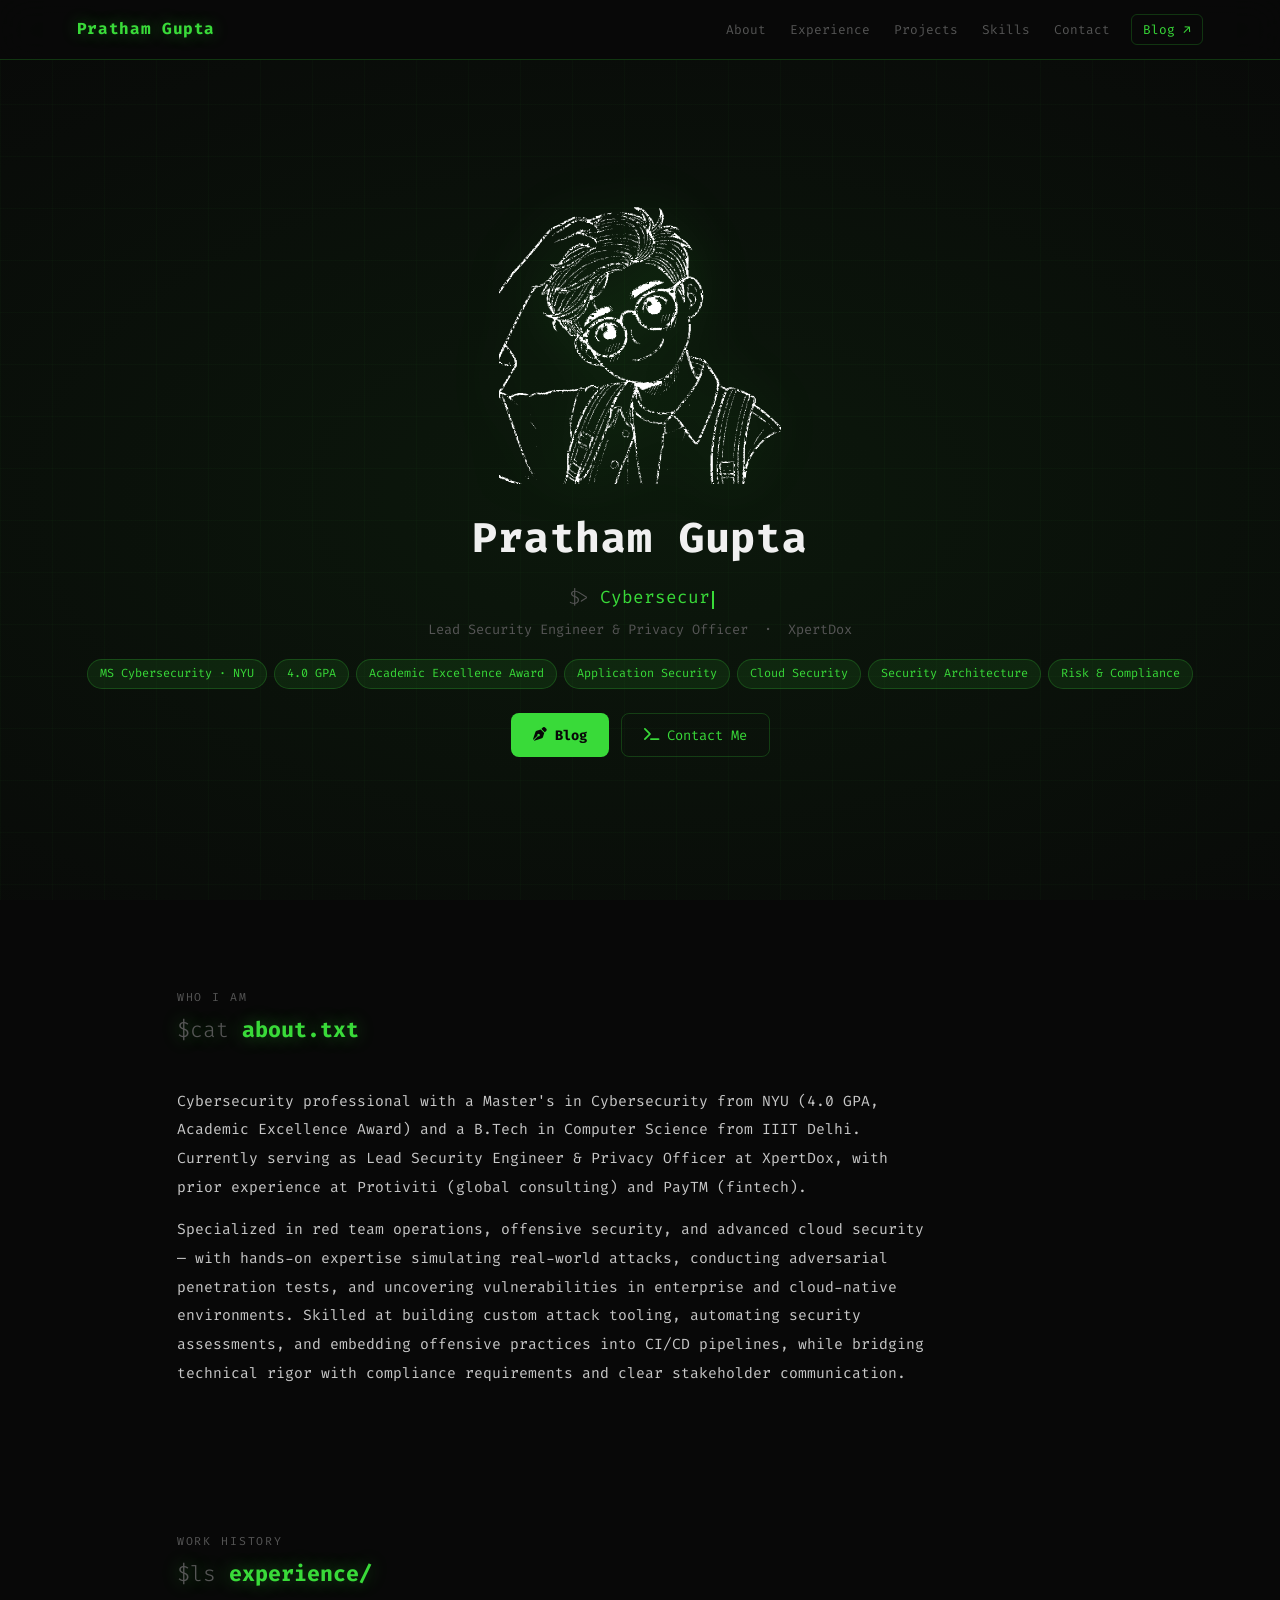
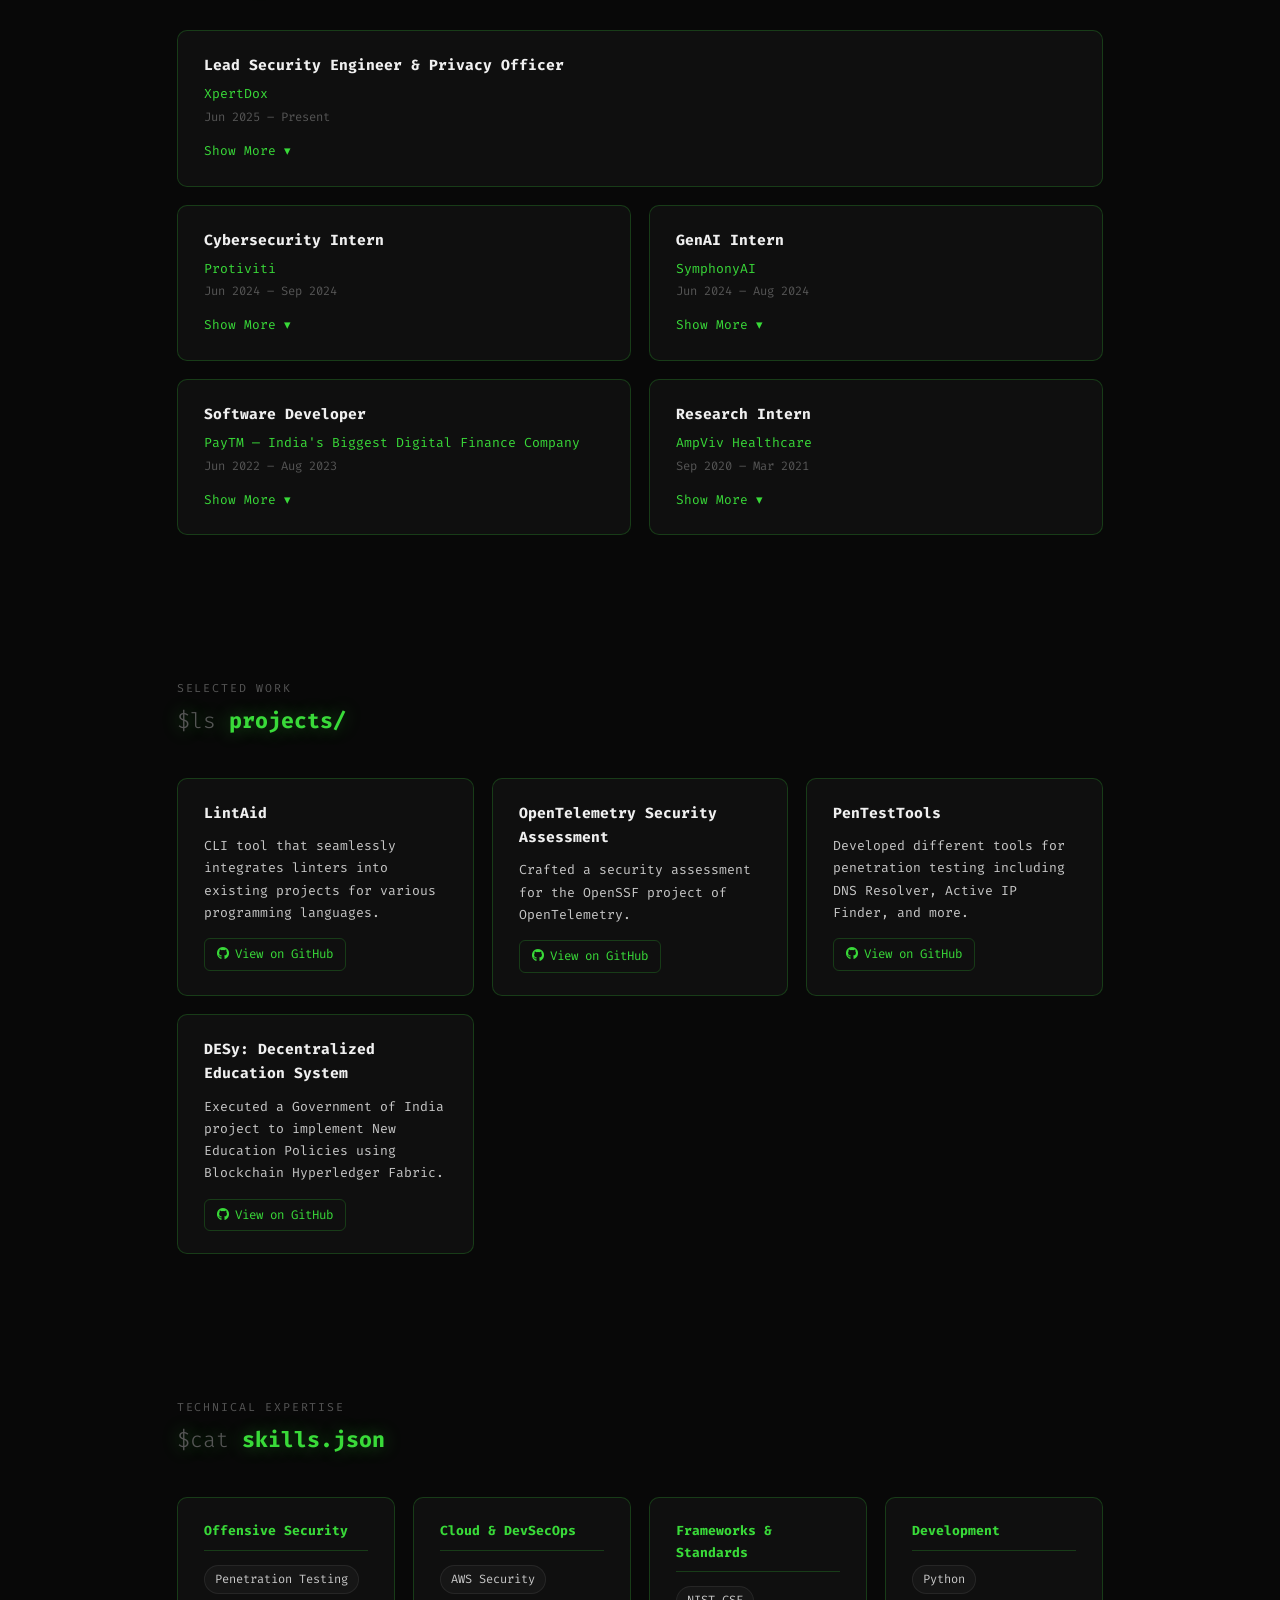
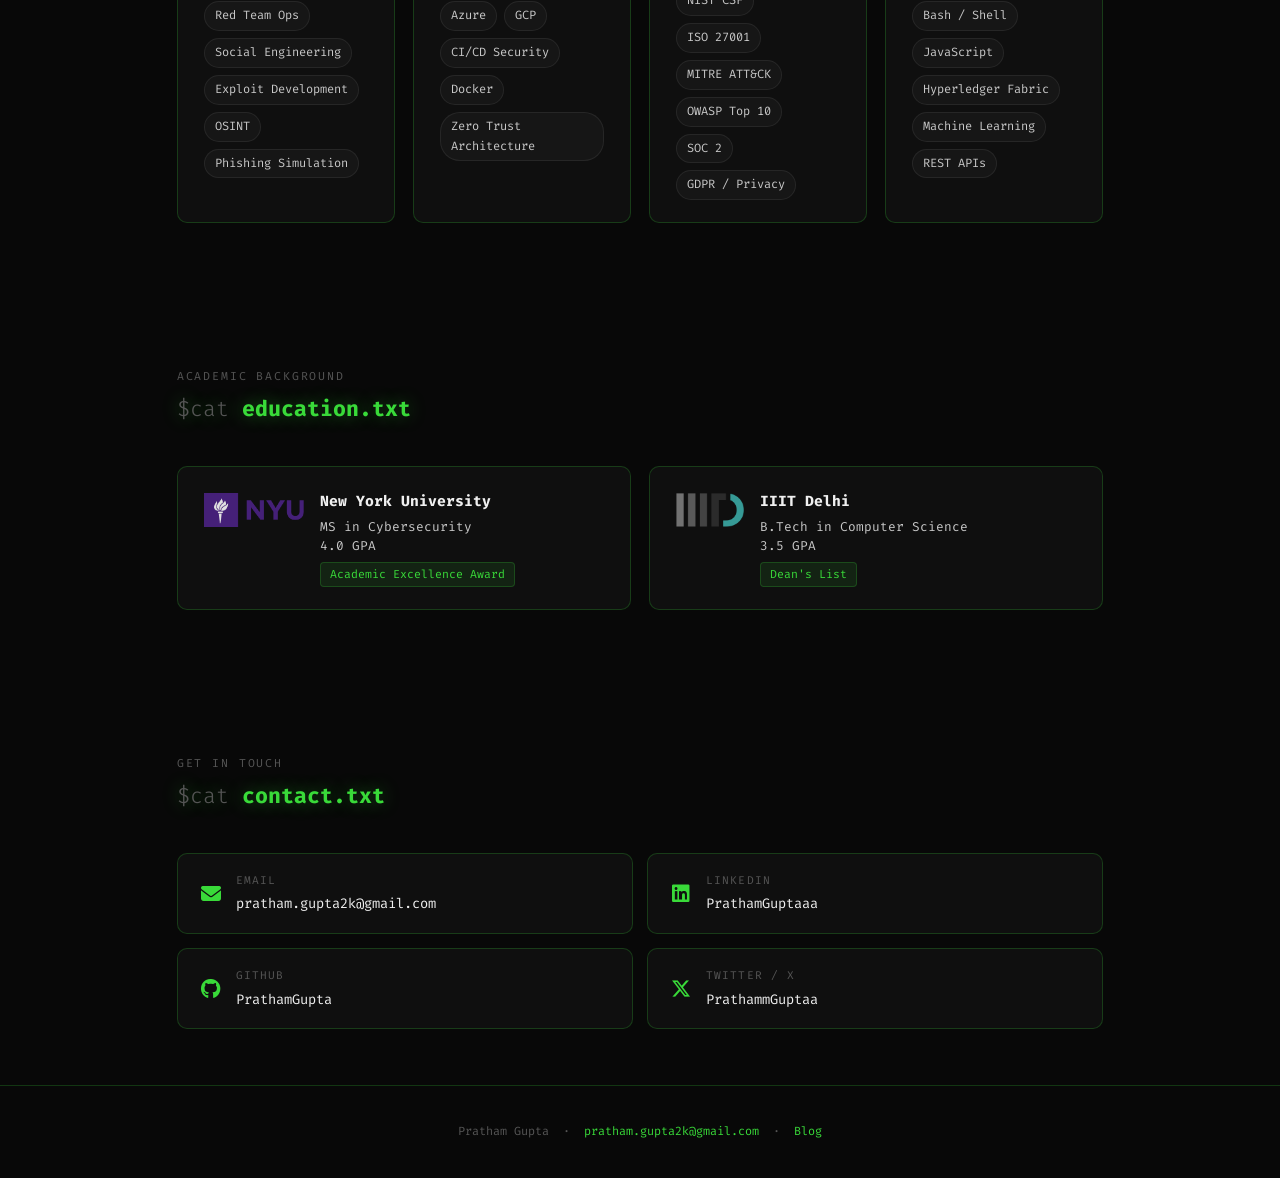
<file: index.html>
<!DOCTYPE html>
<html lang="en">
<head>
  <meta charset="UTF-8">
  <meta name="viewport" content="width=device-width, initial-scale=1.0">
  <title>Pratham Gupta — Lead Security Engineer &amp; Privacy Officer</title>

  <!-- SEO -->
  <meta name="description" content="Pratham Gupta is a Lead Security Engineer and Privacy Officer at XpertDox specializing in red team operations, penetration testing, and cloud security. MS Cybersecurity, NYU (4.0 GPA, Academic Excellence Award).">
  <meta name="robots" content="index, follow">

  <!-- Open Graph -->
  <meta property="og:title" content="Pratham Gupta — Lead Security Engineer &amp; Privacy Officer">
  <meta property="og:description" content="Cybersecurity professional specializing in offensive security, red team ops, and cloud security. MS Cybersecurity, NYU (4.0 GPA, Academic Excellence Award). Currently at XpertDox.">
  <meta property="og:type" content="website">
  <meta property="og:url" content="https://prathamgupta.info">
  <meta property="og:image" content="https://prathamgupta.info/images/only_white_lines_transparent.png">
  <meta property="og:site_name" content="Pratham Gupta">
  <meta name="twitter:card" content="summary">
  <meta name="twitter:creator" content="@prathammguptaa">
  <meta name="twitter:title" content="Pratham Gupta — Lead Security Engineer &amp; Privacy Officer">
  <meta name="twitter:description" content="Red team ops, offensive security, cloud security. MS Cybersecurity NYU. Currently at XpertDox.">

  <link href="https://fonts.googleapis.com/css2?family=Fira+Code:wght@300;400;500;700&display=swap" rel="stylesheet">
  <link rel="stylesheet" href="https://cdnjs.cloudflare.com/ajax/libs/font-awesome/6.4.2/css/all.min.css" crossorigin="anonymous">

  <style>
    /* ── Variables ───────────────────────────────────────── */
    :root {
      --g:        #39DA39;
      --g-glow:   rgba(57,218,57,.45);
      --g-dim:    rgba(57,218,57,.10);
      --g-border: rgba(57,218,57,.22);
      --g-hover:  rgba(57,218,57,.55);
      --bg:       #080808;
      --bg-card:  rgba(16,16,16,.97);
      --text:     #c8c8c8;
      --text-hi:  #f0f0f0;
      --muted:    #555;
      --font:     'Fira Code', monospace;
      --nav-h:    60px;
      --r:        10px;
      --ease:     .28s ease;
    }

    /* ── Reset ───────────────────────────────────────────── */
    *, *::before, *::after { margin:0; padding:0; box-sizing:border-box; }
    html { scroll-behavior:smooth; scroll-padding-top:var(--nav-h); }
    body {
      font-family:var(--font);
      background:var(--bg);
      color:var(--text);
      overflow-x:hidden;
      line-height:1.65;
    }

    /* ── Scrollbar ───────────────────────────────────────── */
    ::-webkit-scrollbar { width:5px; }
    ::-webkit-scrollbar-track { background:var(--bg); }
    ::-webkit-scrollbar-thumb { background:var(--g-border); border-radius:3px; }
    ::-webkit-scrollbar-thumb:hover { background:var(--g); }

    /* ── Nav ─────────────────────────────────────────────── */
    nav {
      position:fixed; top:0; width:100%; height:var(--nav-h);
      background:rgba(8,8,8,.88);
      backdrop-filter:blur(18px);
      -webkit-backdrop-filter:blur(18px);
      border-bottom:1px solid var(--g-border);
      display:flex; align-items:center; justify-content:space-between;
      padding:0 6%; z-index:1000;
      transition:background var(--ease);
    }

    .brand {
      font-weight:700; font-size:1rem;
      color:var(--g); text-decoration:none;
      letter-spacing:.04em;
      text-shadow:0 0 16px var(--g-glow);
    }

    .nav-links {
      display:flex; align-items:center; gap:2px; list-style:none;
    }
    .nav-links a {
      color:var(--muted); text-decoration:none;
      font-size:.8rem; padding:6px 11px; border-radius:6px;
      transition:all var(--ease);
    }
    .nav-links a:hover, .nav-links a.active {
      color:var(--g); background:var(--g-dim);
    }
    .nav-links .resume-btn {
      border:1px solid var(--g-border); color:var(--g);
      margin-left:8px; border-radius:6px;
    }
    .nav-links .resume-btn:hover {
      background:var(--g); color:var(--bg); border-color:var(--g);
      box-shadow:0 0 14px var(--g-glow);
    }

    /* hamburger */
    .ham { display:none; flex-direction:column; gap:5px; cursor:pointer; padding:4px; }
    .ham span { display:block; width:20px; height:2px; background:var(--g); border-radius:2px; transition:.3s; }
    .ham.open span:nth-child(1) { transform:translateY(7px) rotate(45deg); }
    .ham.open span:nth-child(2) { opacity:0; }
    .ham.open span:nth-child(3) { transform:translateY(-7px) rotate(-45deg); }

    /* ── Section commons ─────────────────────────────────── */
    .sec {
      max-width:1080px; margin:0 auto;
      padding:88px 6% 56px;
    }

    .sec-kicker {
      font-size:.72rem; color:var(--muted);
      letter-spacing:.16em; text-transform:uppercase; margin-bottom:6px;
    }

    .sec-title {
      font-size:1.35rem; color:var(--g); margin-bottom:38px;
      text-shadow:0 0 18px var(--g-glow);
    }
    .sec-title .dim { color:var(--muted); font-weight:300; }

    /* ── Card ────────────────────────────────────────────── */
    .card {
      background:var(--bg-card);
      border:1px solid var(--g-border);
      border-radius:var(--r);
      padding:22px 26px;
      transition:all var(--ease);
      position:relative; overflow:hidden;
    }
    .card::before {
      content:''; position:absolute; top:0; left:-100%;
      width:100%; height:100%;
      background:linear-gradient(90deg,transparent,rgba(57,218,57,.05),transparent);
      transition:left .55s ease;
    }
    .card:hover::before { left:100%; }
    .card:hover {
      border-color:var(--g-hover);
      box-shadow:0 6px 28px rgba(0,0,0,.45), 0 0 0 1px rgba(57,218,57,.06);
      transform:translateY(-3px);
    }

    /* ── Hero ────────────────────────────────────────────── */
    #hero {
      height:100vh; width:100%;
      display:flex; flex-direction:column;
      align-items:center; justify-content:center;
      text-align:center;
      padding:var(--nav-h) 6% 0;
      overflow:hidden;
      background:
        linear-gradient(rgba(57,218,57,.022) 1px, transparent 1px),
        linear-gradient(90deg, rgba(57,218,57,.022) 1px, transparent 1px),
        radial-gradient(ellipse 90% 70% at 50% 55%, rgba(57,218,57,.08) 0%, transparent 100%),
        var(--bg);
      background-size:52px 52px, 52px 52px, 100% 100%, 100%;
    }

    .hero-logo {
      width:clamp(200px, 22vw, 380px);
      filter:drop-shadow(0 0 28px rgba(57,218,57,.4));
      animation:float 4s ease-in-out infinite;
      margin-bottom:20px;
    }

    .hero-name {
      font-size:clamp(1.7rem,4vw,2.6rem);
      font-weight:700; color:var(--text-hi);
      letter-spacing:.02em; margin-bottom:10px;
      text-shadow:0 0 48px rgba(255,255,255,.06);
    }

    .hero-typerow {
      font-size:clamp(.9rem,2vw,1.1rem);
      color:var(--g); margin-bottom:4px; min-height:1.8em;
    }
    .hero-typerow .dim { color:var(--muted); font-weight:300; }
    #cursor {
      display:inline-block; width:2px; height:1em;
      background:var(--g); margin-left:2px;
      vertical-align:text-bottom;
      animation:blink 1s step-end infinite;
    }

    .hero-at {
      font-size:.85rem; color:var(--muted); margin-bottom:18px;
    }

    .badge-row {
      display:flex; flex-wrap:wrap; gap:7px;
      justify-content:center; margin-bottom:24px;
    }
    .badge {
      font-size:.74rem; color:var(--g);
      border:1px solid var(--g-border);
      background:var(--g-dim);
      padding:4px 12px; border-radius:20px;
    }

    .cta-row {
      display:flex; gap:12px; flex-wrap:wrap; justify-content:center;
    }

    .btn {
      display:inline-flex; align-items:center; gap:8px;
      padding:10px 22px; border-radius:8px;
      font-family:var(--font); font-size:.86rem;
      text-decoration:none; cursor:pointer; border:none;
      transition:all var(--ease);
    }
    .btn-solid {
      background:var(--g); color:var(--bg); font-weight:700;
    }
    .btn-solid:hover {
      background:#52f052;
      box-shadow:0 0 22px var(--g-glow);
      transform:translateY(-2px);
    }
    .btn-ghost {
      border:1px solid var(--g-border); color:var(--g);
    }
    .btn-ghost:hover {
      border-color:var(--g); background:var(--g-dim);
      transform:translateY(-2px);
    }

    /* ── About ───────────────────────────────────────────── */
    .about-text {
      font-size:.92rem; color:var(--text);
      line-height:1.95; max-width:760px;
    }
    .about-text p + p { margin-top:14px; }

    /* ── Experience ──────────────────────────────────────── */
    .exp-grid {
      display:grid;
      grid-template-columns:repeat(2,1fr);
      gap:18px;
    }
    .exp-card:first-child { grid-column:1 / -1; }
    .exp-card h3 { font-size:.92rem; font-weight:700; color:var(--text-hi); margin-bottom:6px; }
    .exp-card .exp-co { font-size:.82rem; color:var(--g); margin-bottom:2px; }
    .exp-card .exp-date { font-size:.76rem; color:var(--muted); margin-bottom:10px; }
    .show-more-link {
      font-size:.8rem; color:var(--g); cursor:pointer;
      text-decoration:none; background:none; border:none;
      font-family:var(--font); padding:0;
    }
    .show-more-link:hover { color:#fff; }
    .more-content { display:none; margin-top:10px; }
    .more-content p { font-size:.82rem; color:var(--text); line-height:1.65; margin-bottom:6px; }

    /* ── Projects ────────────────────────────────────────── */
    .proj-grid {
      display:grid;
      grid-template-columns:repeat(auto-fit,minmax(240px,1fr));
      gap:18px;
    }
    .proj-card h3 { font-size:.92rem; font-weight:700; color:var(--text-hi); margin-bottom:10px; }
    .proj-card p  { font-size:.82rem; color:var(--text); line-height:1.7; margin-bottom:14px; }
    .proj-link {
      display:inline-flex; align-items:center; gap:6px;
      font-size:.78rem; color:var(--g); text-decoration:none;
      border:1px solid var(--g-border); padding:5px 12px; border-radius:6px;
      transition:all var(--ease);
    }
    .proj-link:hover { background:var(--g-dim); border-color:var(--g); }

    /* ── Skills ──────────────────────────────────────────── */
    .skills-grid {
      display:grid;
      grid-template-columns:repeat(auto-fit,minmax(210px,1fr));
      gap:18px;
    }
    .skill-cat h3 {
      font-size:.82rem; color:var(--g); margin-bottom:14px;
      padding-bottom:8px; border-bottom:1px solid var(--g-border);
    }
    .tags { display:flex; flex-wrap:wrap; gap:7px; }
    .tag {
      font-size:.75rem; color:var(--text);
      background:rgba(255,255,255,.03);
      border:1px solid rgba(255,255,255,.07);
      padding:4px 10px; border-radius:20px;
      transition:all var(--ease);
    }
    .tag:hover { border-color:var(--g-border); color:var(--g); background:var(--g-dim); }

    /* ── Education ───────────────────────────────────────── */
    .edu-grid {
      display:grid;
      grid-template-columns:repeat(auto-fit,minmax(260px,1fr));
      gap:18px;
    }
    .edu-card { display:flex; align-items:flex-start; gap:16px; }
    .edu-logo  { height:34px; flex-shrink:0; margin-top:4px; opacity:.88; }
    .edu-info h3 { font-size:.92rem; color:var(--text-hi); margin-bottom:4px; }
    .edu-info p  { font-size:.8rem; color:var(--text); line-height:1.5; }
    .edu-badge {
      display:inline-block; margin-top:7px; font-size:.72rem;
      color:var(--g); border:1px solid var(--g-border);
      padding:2px 9px; border-radius:4px; background:var(--g-dim);
    }

    /* ── Contact ─────────────────────────────────────────── */
    .contact-grid {
      display:grid;
      grid-template-columns:repeat(2,1fr);
      gap:14px;
    }
    a.contact-card {
      display:flex; align-items:center; gap:14px;
      padding:18px 22px; text-decoration:none;
      border-radius:var(--r);
    }
    a.contact-card i { font-size:1.25rem; color:var(--g); width:22px; text-align:center; }
    .contact-label { font-size:.7rem; color:var(--muted); text-transform:uppercase; letter-spacing:.1em; }
    .contact-val   { font-size:.86rem; color:var(--text-hi); margin-top:2px; }

    /* ── Footer ──────────────────────────────────────────── */
    footer {
      text-align:center; padding:36px 20px;
      border-top:1px solid var(--g-border);
      font-size:.74rem; color:var(--muted);
    }
    footer a { color:var(--g); text-decoration:none; }

    /* ── Animations ──────────────────────────────────────── */
    @keyframes float {
      0%,100% { transform:translateY(0); }
      50%      { transform:translateY(-11px); }
    }
    @keyframes blink {
      from,to { opacity:1; }
      50%     { opacity:0; }
    }

    .reveal {
      opacity:0; transform:translateY(22px);
      transition:opacity .55s ease, transform .55s ease;
    }
    .reveal.in { opacity:1; transform:translateY(0); }

    /* ── Responsive ──────────────────────────────────────── */
    @media (max-width:768px) {
      :root { --nav-h: 56px; }
      .sec { padding:64px 5% 40px; }

      .nav-links {
        display:none;
        position:absolute; top:var(--nav-h); left:0; width:100%;
        flex-direction:column; gap:0;
        background:rgba(8,8,8,.98);
        border-bottom:1px solid var(--g-border);
        padding:10px 5% 16px;
      }
      .nav-links.open { display:flex; }
      .nav-links a { font-size:.88rem; padding:10px 12px; }
      .ham { display:flex; }

      .hero-logo { width:clamp(120px, 28vw, 200px); margin-bottom:16px; }
      .hero-name { font-size:clamp(1.5rem,7vw,2.4rem); }
      .hero-typerow { font-size:clamp(.85rem,3.5vw,1.1rem); }
      .badge-row { gap:6px; }
      .badge { font-size:.7rem; padding:3px 10px; }

      .exp-grid { grid-template-columns:1fr; }
      .exp-card:first-child { grid-column:auto; }
      .skills-grid { grid-template-columns:1fr; }
      .edu-grid { grid-template-columns:1fr; }
      .contact-grid { grid-template-columns:1fr; }
      .proj-grid { grid-template-columns:1fr; }
    }

    @media (max-width:480px) {
      .sec { padding:56px 4% 36px; }
      .cta-row { flex-direction:column; align-items:center; }
      .btn { width:200px; justify-content:center; }
      .hero-logo { width:clamp(100px, 30vw, 160px); }
    }
  </style>
</head>
<body>

<!-- ═══ NAV ════════════════════════════════════════════ -->
<nav id="nav">
  <a href="#hero" class="brand">Pratham Gupta</a>
  <ul class="nav-links" id="navLinks">
    <li><a href="#about">About</a></li>
    <li><a href="#experience">Experience</a></li>
    <li><a href="#projects">Projects</a></li>
    <li><a href="#skills">Skills</a></li>
    <li><a href="#contact">Contact</a></li>
    <li><a href="pages/blog" class="resume-btn">Blog ↗</a></li>
  </ul>
  <div class="ham" id="ham" onclick="toggleNav()" aria-label="Toggle menu">
    <span></span><span></span><span></span>
  </div>
</nav>

<!-- ═══ HERO ════════════════════════════════════════════ -->
<section id="hero">
  <img src="/images/only_white_lines_transparent.png" alt="Pratham Gupta logo" class="hero-logo">

  <h1 class="hero-name">Pratham Gupta</h1>

  <p class="hero-typerow">
    <span class="dim">$&gt;&nbsp;</span><span id="tw"></span><span id="cursor"></span>
  </p>

  <p class="hero-at">Lead Security Engineer &amp; Privacy Officer &nbsp;·&nbsp; XpertDox</p>

  <div class="badge-row">
    <span class="badge">MS Cybersecurity · NYU</span>
    <span class="badge">4.0 GPA</span>
    <span class="badge">Academic Excellence Award</span>
    <span class="badge">Application Security</span>
    <span class="badge">Cloud Security</span>
    <span class="badge">Security Architecture</span>
    <span class="badge">Risk &amp; Compliance</span>
  </div>

  <div class="cta-row">
    <a href="pages/blog" class="btn btn-solid">
      <i class="fas fa-pen-nib"></i> Blog
    </a>
    <a href="#contact" class="btn btn-ghost">
      <i class="fas fa-terminal"></i> Contact Me
    </a>
  </div>
</section>

<!-- ═══ ABOUT ═══════════════════════════════════════════ -->
<section id="about" class="sec">
  <p class="sec-kicker">Who I am</p>
  <h2 class="sec-title"><span class="dim">$cat </span>about.txt</h2>
  <div class="about-text reveal">
    <p>
      Cybersecurity professional with a Master's in Cybersecurity from NYU (4.0 GPA, Academic Excellence Award)
      and a B.Tech in Computer Science from IIIT Delhi. Currently serving as Lead Security Engineer &amp;
      Privacy Officer at XpertDox, with prior experience at Protiviti (global consulting) and PayTM (fintech).
    </p>
    <p>
      Specialized in red team operations, offensive security, and advanced cloud security — with hands-on
      expertise simulating real-world attacks, conducting adversarial penetration tests, and uncovering
      vulnerabilities in enterprise and cloud-native environments. Skilled at building custom attack tooling,
      automating security assessments, and embedding offensive practices into CI/CD pipelines, while bridging
      technical rigor with compliance requirements and clear stakeholder communication.
    </p>
  </div>
</section>

<!-- ═══ EXPERIENCE ══════════════════════════════════════ -->
<section id="experience" class="sec">
  <p class="sec-kicker">Work History</p>
  <h2 class="sec-title"><span class="dim">$ls </span>experience/</h2>
  <div class="exp-grid">

    <div class="card exp-card reveal">
      <h3>Lead Security Engineer &amp; Privacy Officer</h3>
      <div class="exp-co">XpertDox</div>
      <div class="exp-date">Jun 2025 – Present</div>
      <p><a class="show-more-link" onclick="toggleReadMore(event)">Show More ▾</a></p>
      <div class="more-content">
        <p>Conducted multiple penetration tests, enhancing system vulnerability identification and mitigation strategies.</p>
        <p>Created and maintained the PenTestTools repository, utilized by a growing community for cybersecurity testing and training.</p>
        <p>Developed a social engineering detection tool to analyze and mitigate domain-specific attacks.</p>
        <p>Implemented advanced security profiling techniques, contributing to improved threat detection accuracy.</p>
      </div>
    </div>

    <div class="card exp-card reveal">
      <h3>Cybersecurity Intern</h3>
      <div class="exp-co">Protiviti</div>
      <div class="exp-date">Jun 2024 – Sep 2024</div>
      <p><a class="show-more-link" onclick="toggleReadMore(event)">Show More ▾</a></p>
      <div class="more-content">
        <p>Conducted multiple penetration tests on client environments, improving vulnerability identification and mitigation processes.</p>
        <p>Developed and deployed a social engineering detection tool to mitigate domain-specific attacks.</p>
        <p>Implemented advanced security profiling techniques, contributing to improved threat detection accuracy.</p>
      </div>
    </div>

    <div class="card exp-card reveal">
      <h3>GenAI Intern</h3>
      <div class="exp-co">SymphonyAI</div>
      <div class="exp-date">Jun 2024 – Aug 2024</div>
      <p><a class="show-more-link" onclick="toggleReadMore(event)">Show More ▾</a></p>
      <div class="more-content">
        <p>Contributed to development of AI-driven enterprise solutions, creating and training machine learning models.</p>
        <p>Deployed AI applications that streamlined business processes and improved operational outcomes.</p>
      </div>
    </div>

    <div class="card exp-card reveal">
      <h3>Software Developer</h3>
      <div class="exp-co">PayTM — India's Biggest Digital Finance Company</div>
      <div class="exp-date">Jun 2022 – Aug 2023</div>
      <p><a class="show-more-link" onclick="toggleReadMore(event)">Show More ▾</a></p>
      <div class="more-content">
        <p>Developed and maintained various financial applications serving millions of daily active users.</p>
        <p>Enhanced payment gateway integrations and optimized backend services for scalability and reliability.</p>
      </div>
    </div>

    <div class="card exp-card reveal">
      <h3>Research Intern</h3>
      <div class="exp-co">AmpViv Healthcare</div>
      <div class="exp-date">Sep 2020 – Mar 2021</div>
      <p><a class="show-more-link" onclick="toggleReadMore(event)">Show More ▾</a></p>
      <div class="more-content">
        <p>Developed predictive models for patient outcomes via data collection, preprocessing, and statistical analysis.</p>
        <p>Identified key health indicators to improve patient care strategies.</p>
      </div>
    </div>

  </div>
</section>

<!-- ═══ PROJECTS ════════════════════════════════════════ -->
<section id="projects" class="sec">
  <p class="sec-kicker">Selected Work</p>
  <h2 class="sec-title"><span class="dim">$ls </span>projects/</h2>
  <div class="proj-grid">

    <div class="card proj-card reveal">
      <h3>LintAid</h3>
      <p>CLI tool that seamlessly integrates linters into existing projects for various programming languages.</p>
      <a href="https://github.com/PrathamGupta/LintAid" class="proj-link" target="_blank"><i class="fab fa-github"></i> View on GitHub</a>
    </div>

    <div class="card proj-card reveal">
      <h3>OpenTelemetry Security Assessment</h3>
      <p>Crafted a security assessment for the OpenSSF project of OpenTelemetry.</p>
      <a href="https://github.com/PrathamGupta/tag-security/blob/main/assessments/projects/open-telemetry/self-assessment.md" class="proj-link" target="_blank"><i class="fab fa-github"></i> View on GitHub</a>
    </div>

    <div class="card proj-card reveal">
      <h3>PenTestTools</h3>
      <p>Developed different tools for penetration testing including DNS Resolver, Active IP Finder, and more.</p>
      <a href="https://github.com/PrathamGupta/PenTestTools" class="proj-link" target="_blank"><i class="fab fa-github"></i> View on GitHub</a>
    </div>

    <div class="card proj-card reveal">
      <h3>DESy: Decentralized Education System</h3>
      <p>Executed a Government of India project to implement New Education Policies using Blockchain Hyperledger Fabric.</p>
      <a href="https://github.com/PrathamGupta/DESy" class="proj-link" target="_blank"><i class="fab fa-github"></i> View on GitHub</a>
    </div>

  </div>
</section>

<!-- ═══ SKILLS ══════════════════════════════════════════ -->
<section id="skills" class="sec">
  <p class="sec-kicker">Technical Expertise</p>
  <h2 class="sec-title"><span class="dim">$cat </span>skills.json</h2>
  <div class="skills-grid">

    <div class="card skill-cat reveal">
      <h3>Offensive Security</h3>
      <div class="tags">
        <span class="tag">Penetration Testing</span>
        <span class="tag">Red Team Ops</span>
        <span class="tag">Social Engineering</span>
        <span class="tag">Exploit Development</span>
        <span class="tag">OSINT</span>
        <span class="tag">Phishing Simulation</span>
      </div>
    </div>

    <div class="card skill-cat reveal">
      <h3>Cloud &amp; DevSecOps</h3>
      <div class="tags">
        <span class="tag">AWS Security</span>
        <span class="tag">Azure</span>
        <span class="tag">GCP</span>
        <span class="tag">CI/CD Security</span>
        <span class="tag">Docker</span>
        <span class="tag">Zero Trust Architecture</span>
      </div>
    </div>

    <div class="card skill-cat reveal">
      <h3>Frameworks &amp; Standards</h3>
      <div class="tags">
        <span class="tag">NIST CSF</span>
        <span class="tag">ISO 27001</span>
        <span class="tag">MITRE ATT&amp;CK</span>
        <span class="tag">OWASP Top 10</span>
        <span class="tag">SOC 2</span>
        <span class="tag">GDPR / Privacy</span>
      </div>
    </div>

    <div class="card skill-cat reveal">
      <h3>Development</h3>
      <div class="tags">
        <span class="tag">Python</span>
        <span class="tag">Bash / Shell</span>
        <span class="tag">JavaScript</span>
        <span class="tag">Hyperledger Fabric</span>
        <span class="tag">Machine Learning</span>
        <span class="tag">REST APIs</span>
      </div>
    </div>

  </div>
</section>

<!-- ═══ EDUCATION ════════════════════════════════════════ -->
<section id="education" class="sec">
  <p class="sec-kicker">Academic Background</p>
  <h2 class="sec-title"><span class="dim">$cat </span>education.txt</h2>
  <div class="edu-grid">

    <div class="card edu-card reveal">
      <img src="/images/nyu1.png" alt="New York University" class="edu-logo">
      <div class="edu-info">
        <h3>New York University</h3>
        <p>MS in Cybersecurity<br>4.0 GPA</p>
        <span class="edu-badge">Academic Excellence Award</span>
      </div>
    </div>

    <div class="card edu-card reveal">
      <img src="/images/iiitd1.png" alt="IIIT Delhi" class="edu-logo">
      <div class="edu-info">
        <h3>IIIT Delhi</h3>
        <p>B.Tech in Computer Science<br>3.5 GPA</p>
        <span class="edu-badge">Dean's List</span>
      </div>
    </div>

  </div>
</section>

<!-- ═══ CONTACT ══════════════════════════════════════════ -->
<section id="contact" class="sec">
  <p class="sec-kicker">Get In Touch</p>
  <h2 class="sec-title"><span class="dim">$cat </span>contact.txt</h2>
  <div class="contact-grid">

    <a href="mailto:pratham.gupta2k@gmail.com" class="card contact-card reveal">
      <i class="fas fa-envelope"></i>
      <div>
        <div class="contact-label">Email</div>
        <div class="contact-val">pratham.gupta2k@gmail.com</div>
      </div>
    </a>

    <a href="https://www.linkedin.com/in/prathamguptaaa" class="card contact-card reveal" target="_blank" rel="noopener">
      <i class="fab fa-linkedin"></i>
      <div>
        <div class="contact-label">LinkedIn</div>
        <div class="contact-val">PrathamGuptaaa</div>
      </div>
    </a>

    <a href="https://github.com/prathamgupta" class="card contact-card reveal" target="_blank" rel="noopener">
      <i class="fab fa-github"></i>
      <div>
        <div class="contact-label">GitHub</div>
        <div class="contact-val">PrathamGupta</div>
      </div>
    </a>

    <a href="https://twitter.com/prathammguptaa" class="card contact-card reveal" target="_blank" rel="noopener">
      <i class="fab fa-x-twitter"></i>
      <div>
        <div class="contact-label">Twitter / X</div>
        <div class="contact-val">PrathammGuptaa</div>
      </div>
    </a>

  </div>
</section>

<!-- ═══ FOOTER ═══════════════════════════════════════════ -->
<footer>
  <p>
    Pratham Gupta &nbsp;·&nbsp;
    <a href="mailto:pratham.gupta2k@gmail.com">pratham.gupta2k@gmail.com</a>
    &nbsp;·&nbsp;
    <a href="pages/blog">Blog</a>
  </p>
</footer>

<script>
/* ── Typewriter ──────────────────────────────────────── */
(function () {
  const roles = [
    'Cybersecurity Specialist',
    'Security Engineer',
    'Red Team Operator',
    'Software Developer'
  ];
  const el = document.getElementById('tw');
  let ri = 0, ci = 0, del = false;

  function tick() {
    const w = roles[ri];
    el.textContent = del ? w.slice(0, --ci) : w.slice(0, ++ci);
    let ms = del ? 42 : 92;
    if (!del && ci === w.length)      { ms = 2200; del = true; }
    else if (del && ci === 0) { del = false; ri = (ri + 1) % roles.length; ms = 380; }
    setTimeout(tick, ms);
  }
  setTimeout(tick, 700);
})();

/* ── Show More toggle ────────────────────────────────── */
function toggleReadMore(event) {
  const link = event.target;
  const more = link.closest('.exp-card').querySelector('.more-content');
  const open = more.style.display === 'block';
  more.style.display = open ? 'none' : 'block';
  link.textContent = open ? 'Show More ▾' : 'Show Less ▴';
}

/* ── Mobile nav ──────────────────────────────────────── */
function toggleNav() {
  document.getElementById('navLinks').classList.toggle('open');
  document.getElementById('ham').classList.toggle('open');
}

document.querySelectorAll('.nav-links a').forEach(a =>
  a.addEventListener('click', () => {
    document.getElementById('navLinks').classList.remove('open');
    document.getElementById('ham').classList.remove('open');
  })
);

/* ── Active nav on scroll ────────────────────────────── */
const navAs = document.querySelectorAll('.nav-links a[href^="#"]');

const sectionIO = new IntersectionObserver(entries => {
  entries.forEach(e => {
    if (e.isIntersecting)
      navAs.forEach(a =>
        a.classList.toggle('active', a.getAttribute('href') === '#' + e.target.id)
      );
  });
}, { rootMargin: '-38% 0px -57% 0px' });
document.querySelectorAll('section[id]').forEach(s => sectionIO.observe(s));

/* ── Scroll reveal ───────────────────────────────────── */
const revIO = new IntersectionObserver(entries => {
  entries.forEach(e => {
    if (e.isIntersecting) { e.target.classList.add('in'); revIO.unobserve(e.target); }
  });
}, { threshold: 0.08 });

document.querySelectorAll('.reveal').forEach(el => revIO.observe(el));
</script>

</body>
</html>
</file>
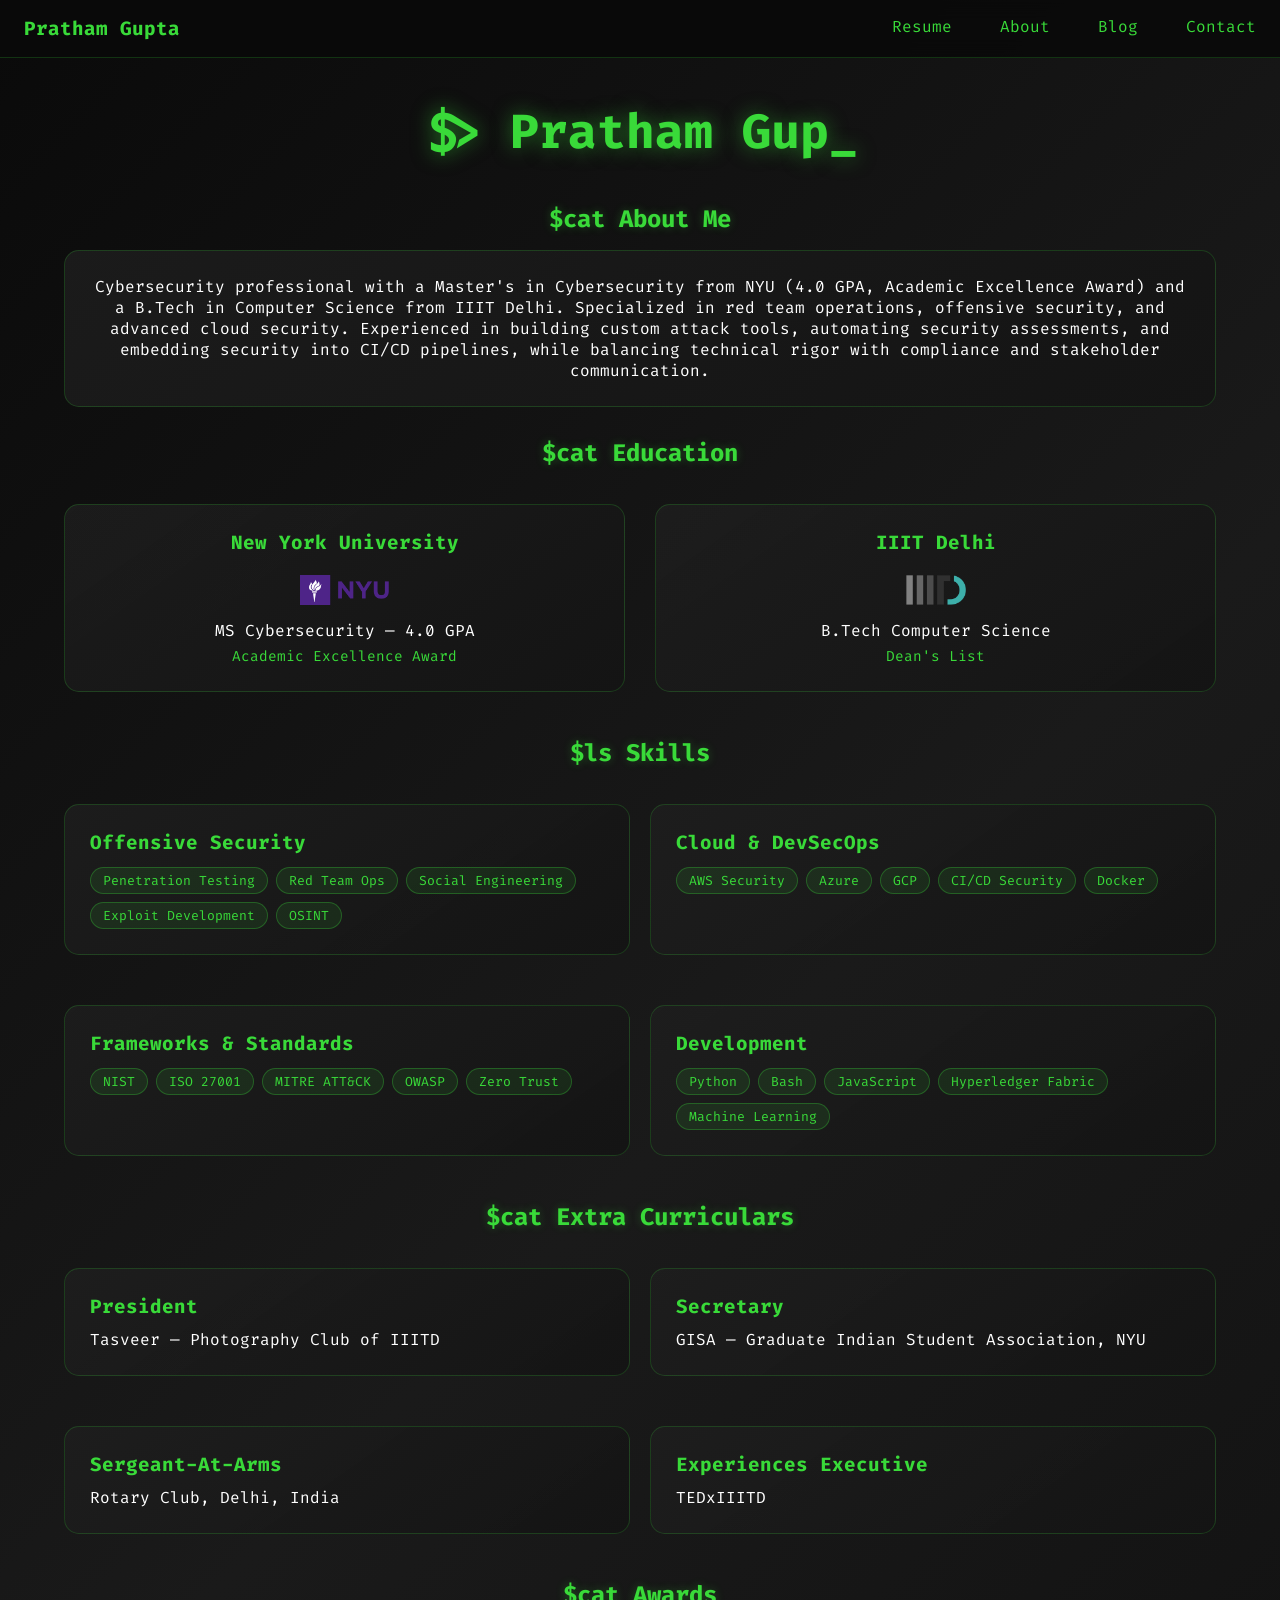
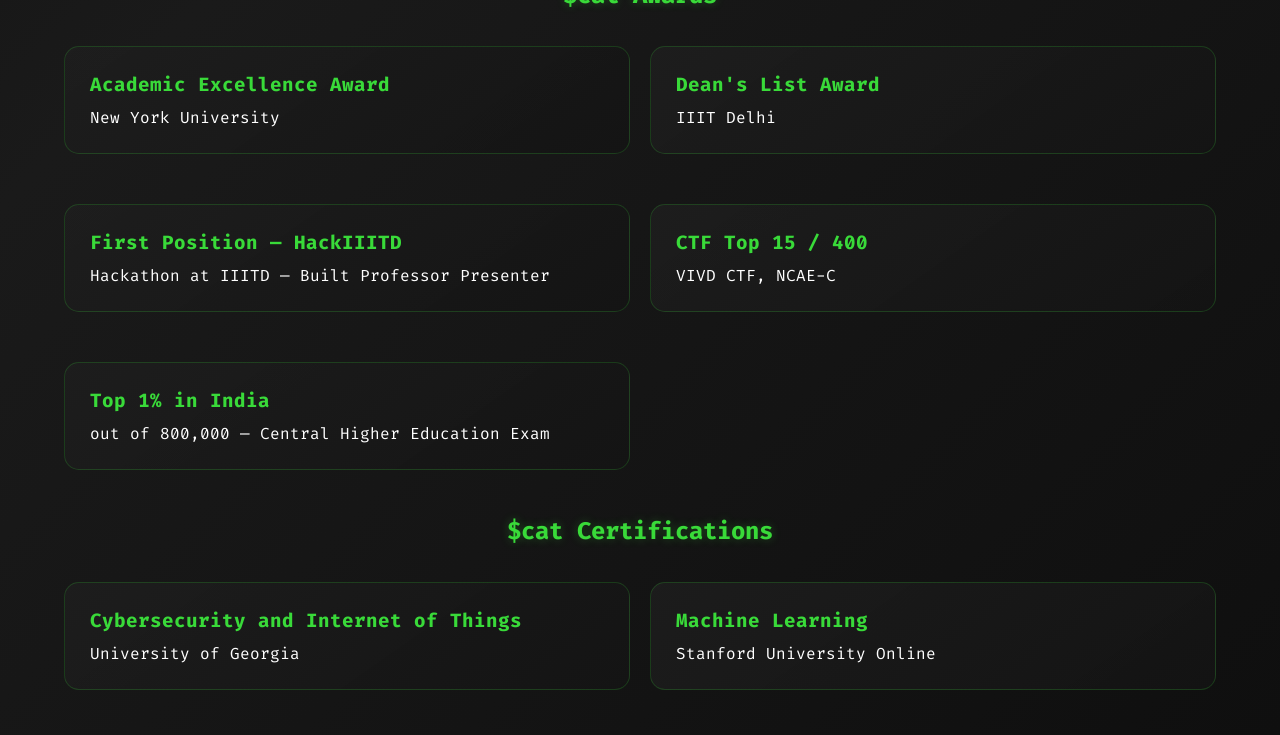
<file: pages/about.html>
<!DOCTYPE html>
<html lang="en">
<head>
    <meta charset="UTF-8">
    <meta name="viewport" content="width=device-width, initial-scale=1.0">
    <title>Pratham Gupta - About</title>
    <link href="https://fonts.googleapis.com/css2?family=Fira+Code:wght@400;700&display=swap" rel="stylesheet">
    <link rel="stylesheet" href="https://cdnjs.cloudflare.com/ajax/libs/font-awesome/6.4.2/css/all.min.css" crossorigin="anonymous">
    <link rel="stylesheet" href="../style.css">
    <style>
        .main-content { text-align: center; }

        .skills-grid {
            display: grid;
            grid-template-columns: repeat(2, 1fr);
            gap: 20px;
            margin: 20px 0 30px;
            text-align: left;
        }

        .skill-tags {
            display: flex;
            flex-wrap: wrap;
            gap: 8px;
            margin-top: 12px;
        }

        .tag {
            background: rgba(57, 218, 57, 0.1);
            border: 1px solid rgba(57, 218, 57, 0.3);
            color: #39DA39;
            padding: 4px 12px;
            border-radius: 20px;
            font-size: 0.82rem;
        }

        .edu-grid {
            display: grid;
            grid-template-columns: repeat(2, 1fr);
            gap: 30px;
            margin: 20px 0 30px;
        }

        .activity-grid {
            display: grid;
            grid-template-columns: repeat(2, 1fr);
            gap: 20px;
            margin: 20px 0 30px;
            text-align: left;
        }

        @media screen and (max-width: 768px) {
            .skills-grid, .edu-grid, .activity-grid { grid-template-columns: 1fr; }
        }
    </style>
</head>
<body>

<div class="navbar" id="myNavbar">
    <a href="https://prathamgupta.github.io" class="brand">Pratham Gupta</a>
    <div class="nav-links">
        <a href="https://prathamgupta.github.io/files/Resume.pdf" target="_blank">Resume</a>
        <a href="https://prathamgupta.github.io/pages/about">About</a>
        <a href="https://prathamgupta.github.io/pages/blog">Blog</a>
        <a href="https://prathamgupta.github.io/pages/contact">Contact</a>
        <a href="javascript:void(0);" class="icon" onclick="toggleMenu()">&#9776;</a>
    </div>
</div>

<div class="main-content">
    <div class="main-text">
        <h1><span id="typing-text" class="typing-effect"></span></h1>
    </div>

    <h2 class="section-heading">$cat About Me</h2>
    <div class="card">
        <p>Cybersecurity professional with a Master's in Cybersecurity from NYU (4.0 GPA, Academic Excellence Award) and a B.Tech in Computer Science from IIIT Delhi. Specialized in red team operations, offensive security, and advanced cloud security. Experienced in building custom attack tools, automating security assessments, and embedding security into CI/CD pipelines, while balancing technical rigor with compliance and stakeholder communication.</p>
    </div>

    <h2 class="section-heading">$cat Education</h2>
    <div class="edu-grid">
        <div class="card">
            <h3>New York University</h3>
            <img src="../images/nyu1.png" alt="NYU" height="30" style="margin: 10px 0;">
            <p>MS Cybersecurity &mdash; 4.0 GPA</p>
            <p style="color: #39DA39; margin-top: 6px; font-size: 0.9rem;">Academic Excellence Award</p>
        </div>
        <div class="card">
            <h3>IIIT Delhi</h3>
            <img src="../images/iiitd1.png" alt="IIITD" height="30" style="margin: 10px 0;">
            <p>B.Tech Computer Science</p>
            <p style="color: #39DA39; margin-top: 6px; font-size: 0.9rem;">Dean's List</p>
        </div>
    </div>

    <h2 class="section-heading">$ls Skills</h2>
    <div class="skills-grid">
        <div class="card">
            <h3>Offensive Security</h3>
            <div class="skill-tags">
                <span class="tag">Penetration Testing</span>
                <span class="tag">Red Team Ops</span>
                <span class="tag">Social Engineering</span>
                <span class="tag">Exploit Development</span>
                <span class="tag">OSINT</span>
            </div>
        </div>
        <div class="card">
            <h3>Cloud &amp; DevSecOps</h3>
            <div class="skill-tags">
                <span class="tag">AWS Security</span>
                <span class="tag">Azure</span>
                <span class="tag">GCP</span>
                <span class="tag">CI/CD Security</span>
                <span class="tag">Docker</span>
            </div>
        </div>
        <div class="card">
            <h3>Frameworks &amp; Standards</h3>
            <div class="skill-tags">
                <span class="tag">NIST</span>
                <span class="tag">ISO 27001</span>
                <span class="tag">MITRE ATT&amp;CK</span>
                <span class="tag">OWASP</span>
                <span class="tag">Zero Trust</span>
            </div>
        </div>
        <div class="card">
            <h3>Development</h3>
            <div class="skill-tags">
                <span class="tag">Python</span>
                <span class="tag">Bash</span>
                <span class="tag">JavaScript</span>
                <span class="tag">Hyperledger Fabric</span>
                <span class="tag">Machine Learning</span>
            </div>
        </div>
    </div>

    <h2 class="section-heading">$cat Extra Curriculars</h2>
    <div class="activity-grid">
        <div class="card">
            <h3>President</h3>
            <p>Tasveer &mdash; Photography Club of IIITD</p>
        </div>
        <div class="card">
            <h3>Secretary</h3>
            <p>GISA &mdash; Graduate Indian Student Association, NYU</p>
        </div>
        <div class="card">
            <h3>Sergeant-At-Arms</h3>
            <p>Rotary Club, Delhi, India</p>
        </div>
        <div class="card">
            <h3>Experiences Executive</h3>
            <p>TEDxIIITD</p>
        </div>
    </div>

    <h2 class="section-heading">$cat Awards</h2>
    <div class="activity-grid">
        <div class="card">
            <h3>Academic Excellence Award</h3>
            <p>New York University</p>
        </div>
        <div class="card">
            <h3>Dean's List Award</h3>
            <p>IIIT Delhi</p>
        </div>
        <div class="card">
            <h3>First Position &mdash; HackIIITD</h3>
            <p>Hackathon at IIITD &mdash; Built Professor Presenter</p>
        </div>
        <div class="card">
            <h3>CTF Top 15 / 400</h3>
            <p>VIVD CTF, NCAE-C</p>
        </div>
        <div class="card">
            <h3>Top 1% in India</h3>
            <p>out of 800,000 — Central Higher Education Exam</p>
        </div>
    </div>

    <h2 class="section-heading">$cat Certifications</h2>
    <div class="activity-grid">
        <div class="card">
            <h3><a href="https://coursera.org/share/270b49a0701680981707d290b21adb9f" target="_blank">Cybersecurity and Internet of Things</a></h3>
            <p>University of Georgia</p>
        </div>
        <div class="card">
            <h3><a href="https://coursera.org/share/1eb729cdd9c1ea6cb318a11c8128ae4f" target="_blank">Machine Learning</a></h3>
            <p>Stanford University Online</p>
        </div>
    </div>
</div>

<script src="../script.js"></script>
<script>
    document.addEventListener("DOMContentLoaded", function () {
        initTypewriter(["Pratham Gupta", "Cybersecurity Specialist", "Software Developer"]);
    });
</script>

</body>
</html>
</file>
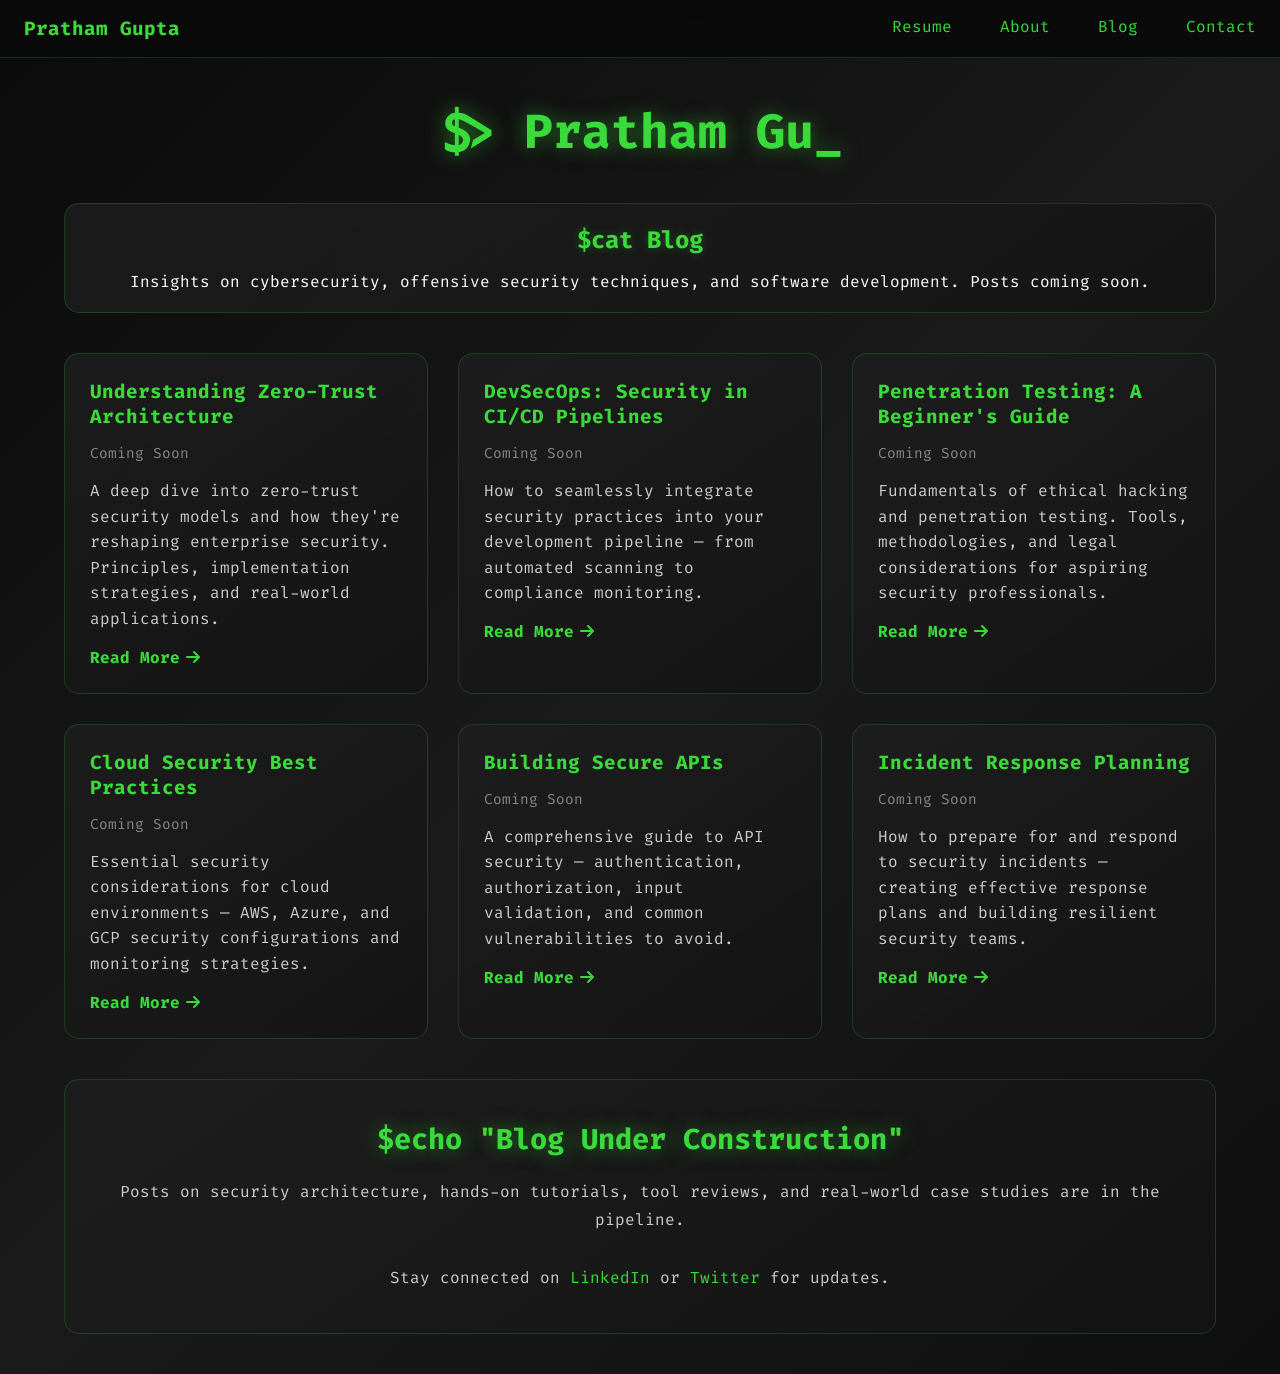
<file: pages/blog.html>
<!DOCTYPE html>
<html lang="en">
<head>
    <meta charset="UTF-8">
    <meta name="viewport" content="width=device-width, initial-scale=1.0">
    <title>Pratham Gupta - Blog</title>
    <link href="https://fonts.googleapis.com/css2?family=Fira+Code:wght@400;700&display=swap" rel="stylesheet">
    <link rel="stylesheet" href="https://cdnjs.cloudflare.com/ajax/libs/font-awesome/6.4.2/css/all.min.css" crossorigin="anonymous">
    <link rel="stylesheet" href="../style.css">
    <style>
        .blog-intro {
            text-align: center;
            margin: 30px 0;
            padding: 20px;
            background: linear-gradient(145deg, rgba(31, 31, 31, 0.8), rgba(20, 20, 20, 0.9));
            border: 1px solid rgba(57, 218, 57, 0.2);
            border-radius: 15px;
            color: #ffffff;
        }

        .blog-intro h2 {
            color: #39DA39;
            margin-bottom: 15px;
            font-size: 1.5rem;
            text-shadow: 0 0 10px rgba(57, 218, 57, 0.3);
        }

        .blog-posts {
            display: grid;
            grid-template-columns: repeat(auto-fit, minmax(320px, 1fr));
            gap: 30px;
            margin: 40px 0;
        }

        .blog-post {
            background: linear-gradient(145deg, rgba(31, 31, 31, 0.8), rgba(20, 20, 20, 0.9));
            border: 1px solid rgba(57, 218, 57, 0.2);
            padding: 25px;
            border-radius: 15px;
            color: #ffffff;
            transition: all 0.3s ease;
            position: relative;
            overflow: hidden;
            cursor: pointer;
        }

        .blog-post::before {
            content: '';
            position: absolute;
            top: 0;
            left: -100%;
            width: 100%;
            height: 100%;
            background: linear-gradient(90deg, transparent, rgba(57, 218, 57, 0.1), transparent);
            transition: left 0.5s ease;
        }

        .blog-post:hover::before { left: 100%; }

        .blog-post:hover {
            transform: translateY(-5px);
            border-color: rgba(57, 218, 57, 0.5);
            box-shadow: 0 10px 30px rgba(57, 218, 57, 0.2);
        }

        .blog-post h3 {
            color: #39DA39;
            margin-bottom: 15px;
            font-size: 1.2rem;
        }

        .blog-post .date {
            color: #888;
            font-size: 0.9rem;
            margin-bottom: 15px;
        }

        .blog-post .excerpt {
            color: #ccc;
            line-height: 1.6;
            margin-bottom: 15px;
        }

        .read-more-link {
            color: #39DA39;
            text-decoration: none;
            font-weight: 700;
            transition: all 0.3s ease;
            display: inline-flex;
            align-items: center;
            gap: 6px;
        }

        .read-more-link:hover {
            color: #ffffff;
            text-shadow: 0 0 10px rgba(57, 218, 57, 0.5);
        }

        .read-more-link:hover i { transform: translateX(5px); }
        .read-more-link i { transition: transform 0.3s ease; }

        .coming-soon-box {
            text-align: center;
            margin: 40px 0;
            padding: 40px;
            background: linear-gradient(145deg, rgba(31, 31, 31, 0.8), rgba(20, 20, 20, 0.9));
            border: 1px solid rgba(57, 218, 57, 0.2);
            border-radius: 15px;
            color: #ffffff;
        }

        .coming-soon-box h2 {
            color: #39DA39;
            margin-bottom: 20px;
            font-size: 1.8rem;
            text-shadow: 0 0 20px rgba(57, 218, 57, 0.5);
        }

        .coming-soon-box p { color: #ccc; line-height: 1.8; }
        .coming-soon-box a { color: #39DA39; text-decoration: none; }
        .coming-soon-box a:hover { color: #fff; }

        .toast {
            display: none;
            position: fixed;
            bottom: 30px;
            left: 50%;
            transform: translateX(-50%);
            background: rgba(57, 218, 57, 0.15);
            border: 1px solid rgba(57, 218, 57, 0.5);
            color: #39DA39;
            padding: 14px 28px;
            border-radius: 8px;
            font-family: 'Fira Code', monospace;
            font-size: 0.95rem;
            z-index: 9999;
            animation: fadeIn 0.3s ease;
        }

        @media screen and (max-width: 768px) {
            .blog-posts { grid-template-columns: 1fr; gap: 20px; }
        }
    </style>
</head>
<body>

<div class="navbar" id="myNavbar">
    <a href="https://prathamgupta.github.io" class="brand">Pratham Gupta</a>
    <div class="nav-links">
        <a href="https://prathamgupta.github.io/files/Resume.pdf" target="_blank">Resume</a>
        <a href="https://prathamgupta.github.io/pages/about">About</a>
        <a href="https://prathamgupta.github.io/pages/blog">Blog</a>
        <a href="https://prathamgupta.github.io/pages/contact">Contact</a>
        <a href="javascript:void(0);" class="icon" onclick="toggleMenu()">&#9776;</a>
    </div>
</div>

<div class="main-content">
    <div class="main-text">
        <h1><span id="typing-text" class="typing-effect"></span></h1>
    </div>

    <div class="blog-intro">
        <h2>$cat Blog</h2>
        <p>Insights on cybersecurity, offensive security techniques, and software development. Posts coming soon.</p>
    </div>

    <div class="blog-posts">
        <div class="blog-post" onclick="showToast()">
            <h3>Understanding Zero-Trust Architecture</h3>
            <div class="date">Coming Soon</div>
            <div class="excerpt">A deep dive into zero-trust security models and how they're reshaping enterprise security. Principles, implementation strategies, and real-world applications.</div>
            <a href="#" class="read-more-link" onclick="event.preventDefault(); showToast();">Read More <i class="fas fa-arrow-right"></i></a>
        </div>

        <div class="blog-post" onclick="showToast()">
            <h3>DevSecOps: Security in CI/CD Pipelines</h3>
            <div class="date">Coming Soon</div>
            <div class="excerpt">How to seamlessly integrate security practices into your development pipeline — from automated scanning to compliance monitoring.</div>
            <a href="#" class="read-more-link" onclick="event.preventDefault(); showToast();">Read More <i class="fas fa-arrow-right"></i></a>
        </div>

        <div class="blog-post" onclick="showToast()">
            <h3>Penetration Testing: A Beginner's Guide</h3>
            <div class="date">Coming Soon</div>
            <div class="excerpt">Fundamentals of ethical hacking and penetration testing. Tools, methodologies, and legal considerations for aspiring security professionals.</div>
            <a href="#" class="read-more-link" onclick="event.preventDefault(); showToast();">Read More <i class="fas fa-arrow-right"></i></a>
        </div>

        <div class="blog-post" onclick="showToast()">
            <h3>Cloud Security Best Practices</h3>
            <div class="date">Coming Soon</div>
            <div class="excerpt">Essential security considerations for cloud environments — AWS, Azure, and GCP security configurations and monitoring strategies.</div>
            <a href="#" class="read-more-link" onclick="event.preventDefault(); showToast();">Read More <i class="fas fa-arrow-right"></i></a>
        </div>

        <div class="blog-post" onclick="showToast()">
            <h3>Building Secure APIs</h3>
            <div class="date">Coming Soon</div>
            <div class="excerpt">A comprehensive guide to API security — authentication, authorization, input validation, and common vulnerabilities to avoid.</div>
            <a href="#" class="read-more-link" onclick="event.preventDefault(); showToast();">Read More <i class="fas fa-arrow-right"></i></a>
        </div>

        <div class="blog-post" onclick="showToast()">
            <h3>Incident Response Planning</h3>
            <div class="date">Coming Soon</div>
            <div class="excerpt">How to prepare for and respond to security incidents — creating effective response plans and building resilient security teams.</div>
            <a href="#" class="read-more-link" onclick="event.preventDefault(); showToast();">Read More <i class="fas fa-arrow-right"></i></a>
        </div>
    </div>

    <div class="coming-soon-box">
        <h2>$echo "Blog Under Construction"</h2>
        <p>Posts on security architecture, hands-on tutorials, tool reviews, and real-world case studies are in the pipeline.<br><br>
        Stay connected on <a href="https://www.linkedin.com/in/prathamguptaaa" target="_blank">LinkedIn</a> or <a href="https://twitter.com/prathammguptaa" target="_blank">Twitter</a> for updates.</p>
    </div>
</div>

<div class="toast" id="toast">Post coming soon — stay tuned!</div>

<script src="../script.js"></script>
<script>
    document.addEventListener("DOMContentLoaded", function () {
        initTypewriter(["Pratham Gupta", "Cybersecurity Blog", "Tech Insights"]);
    });

    function showToast() {
        const toast = document.getElementById('toast');
        toast.style.display = 'block';
        clearTimeout(toast._timer);
        toast._timer = setTimeout(() => { toast.style.display = 'none'; }, 3000);
    }
</script>

</body>
</html>
</file>
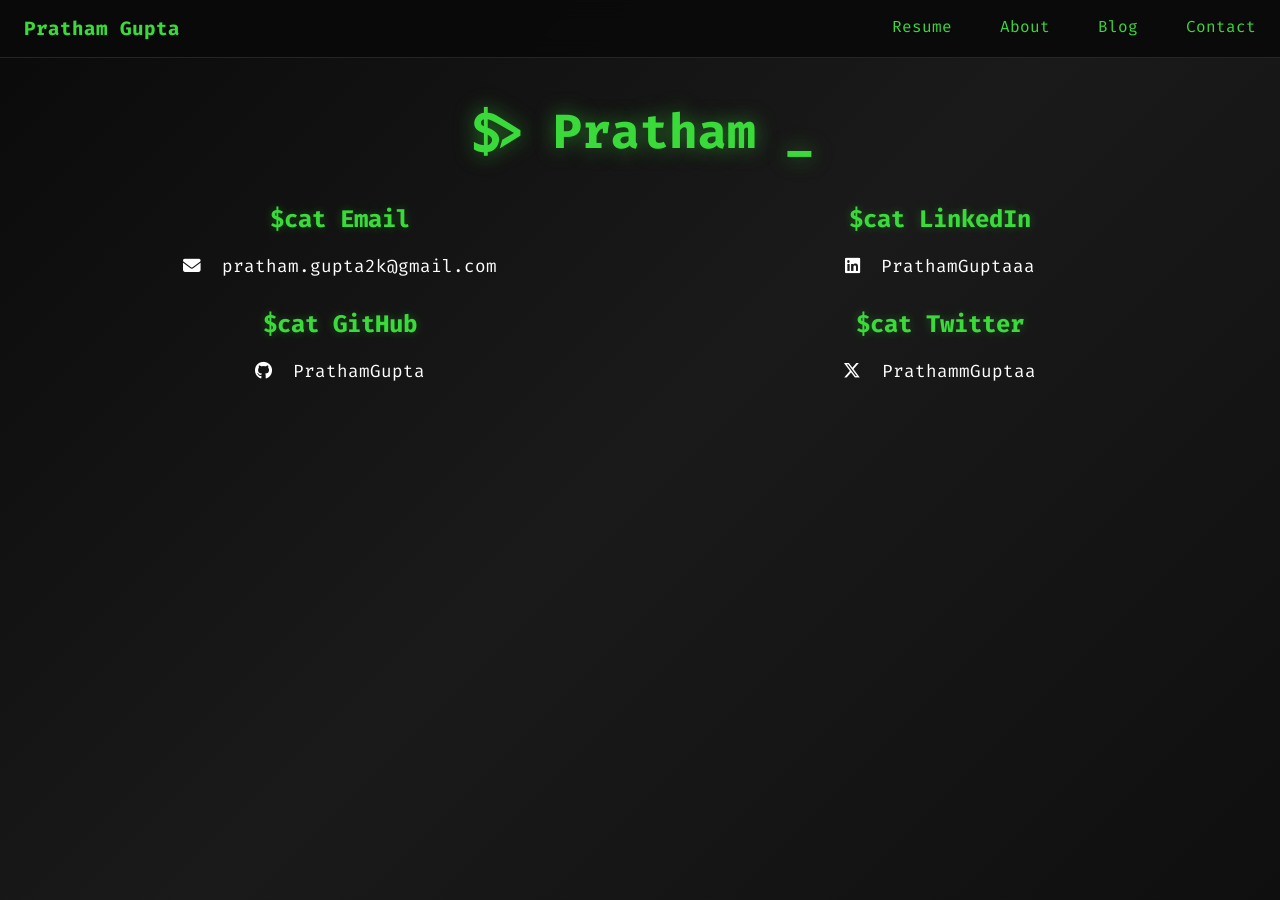
<file: pages/contact.html>
<!DOCTYPE html>
<html lang="en">
<head>
    <meta charset="UTF-8">
    <meta name="viewport" content="width=device-width, initial-scale=1.0">
    <title>Pratham Gupta - Contact</title>
    <link href="https://fonts.googleapis.com/css2?family=Fira+Code:wght@400;700&display=swap" rel="stylesheet">
    <link rel="stylesheet" href="https://cdnjs.cloudflare.com/ajax/libs/font-awesome/6.4.2/css/all.min.css" crossorigin="anonymous">
    <link rel="stylesheet" href="../style.css">
    <style>
        .main-content { text-align: center; }
        .column a { font-size: 1.1rem; }
    </style>
</head>
<body>

<div class="navbar" id="myNavbar">
    <a href="https://prathamgupta.github.io" class="brand">Pratham Gupta</a>
    <div class="nav-links">
        <a href="https://prathamgupta.github.io/files/Resume.pdf" target="_blank">Resume</a>
        <a href="https://prathamgupta.github.io/pages/about">About</a>
        <a href="https://prathamgupta.github.io/pages/blog">Blog</a>
        <a href="https://prathamgupta.github.io/pages/contact">Contact</a>
        <a href="javascript:void(0);" class="icon" onclick="toggleMenu()">&#9776;</a>
    </div>
</div>

<div class="main-content">
    <div class="main-text">
        <h1><span id="typing-text" class="typing-effect"></span></h1>
    </div>
    <div class="content">
        <div class="column">
            <h2>$cat Email</h2>
            <p><a href="mailto:pratham.gupta2k@gmail.com"><i class="fas fa-envelope"></i> pratham.gupta2k@gmail.com</a></p>
        </div>
        <div class="column">
            <h2>$cat LinkedIn</h2>
            <a href="https://www.linkedin.com/in/prathamguptaaa" target="_blank"><i class="fab fa-linkedin"></i> PrathamGuptaaa</a>
        </div>
    </div>
    <div class="content">
        <div class="column">
            <h2>$cat GitHub</h2>
            <a href="https://github.com/prathamgupta" target="_blank"><i class="fab fa-github"></i> PrathamGupta</a>
        </div>
        <div class="column">
            <h2>$cat Twitter</h2>
            <a href="https://twitter.com/prathammguptaa" target="_blank"><i class="fab fa-x-twitter"></i> PrathammGuptaa</a>
        </div>
    </div>
</div>

<script src="../script.js"></script>
<script>
    document.addEventListener("DOMContentLoaded", function () {
        initTypewriter(["Pratham Gupta", "Cybersecurity Specialist", "Software Developer"]);
    });
</script>

</body>
</html>
</file>
<file: style.css>
* {
    margin: 0;
    padding: 0;
    box-sizing: border-box;
}

body {
    font-family: 'Fira Code', monospace;
    background: linear-gradient(135deg, #0a0a0a 0%, #1a1a1a 50%, #0f0f0f 100%);
    color: #39DA39;
    margin: 0;
    padding: 0;
    display: flex;
    flex-direction: column;
    align-items: center;
    min-height: 100vh;
    overflow-x: hidden;
}

.navbar {
    width: 100%;
    background: rgba(10, 10, 10, 0.95);
    backdrop-filter: blur(10px);
    border-bottom: 1px solid rgba(57, 218, 57, 0.2);
    overflow: hidden;
    position: fixed;
    top: 0;
    z-index: 1000;
    transition: all 0.3s ease;
}

.navbar a {
    display: block;
    color: #39DA39;
    text-align: center;
    padding: 16px 24px;
    text-decoration: none;
    transition: all 0.3s ease;
    position: relative;
}

.navbar .nav-links {
    float: right;
}

.navbar .nav-links a {
    float: left;
}

.navbar .brand {
    float: left;
    font-weight: 700;
    font-size: 1.2rem;
}

.navbar a:hover {
    background: rgba(57, 218, 57, 0.1);
    color: #ffffff;
    transform: translateY(-2px);
}

.navbar a::after {
    content: '';
    position: absolute;
    bottom: 0;
    left: 50%;
    width: 0;
    height: 2px;
    background: #39DA39;
    transition: all 0.3s ease;
    transform: translateX(-50%);
}

.navbar a:hover::after {
    width: 80%;
}

.navbar .icon {
    display: none;
}

.main-content {
    padding-top: 80px;
    width: 90%;
    max-width: 1200px;
    margin-top: 20px;
    animation: fadeInUp 1s ease-out;
}

.main-text {
    text-align: center;
    margin-bottom: 40px;
}

.main-text h1 {
    font-size: 3rem;
    margin-bottom: 20px;
    text-shadow: 0 0 20px rgba(57, 218, 57, 0.5);
}

.main-image {
    text-align: center;
    margin: 40px 0;
    animation: float 3s ease-in-out infinite;
}

.main-image img {
    filter: drop-shadow(0 0 20px rgba(57, 218, 57, 0.3));
    transition: transform 0.3s ease;
}

.main-image img:hover {
    transform: scale(1.05);
}

.content {
    display: flex;
    justify-content: space-between;
    margin: 30px 0;
    gap: 30px;
}

.column {
    width: 48%;
    color: #fff;
    animation: fadeInUp 1s ease-out;
}

.column h2 {
    color: #39DA39;
    margin-bottom: 20px;
    font-size: 1.5rem;
    text-shadow: 0 0 10px rgba(57, 218, 57, 0.3);
}

.column h3 {
    color: #39DA39;
    margin-bottom: 15px;
    font-size: 1.2rem;
}

.column a {
    color: #ffffff;
    text-decoration: none;
    transition: all 0.3s ease;
    display: inline-block;
}

.column a i {
    margin-right: 10px;
    transition: transform 0.3s ease;
}

.column a:hover {
    color: #39DA39;
    text-decoration: none;
    transform: translateX(5px);
}

.column a:hover i {
    transform: scale(1.2);
}

.card {
    background: linear-gradient(145deg, rgba(31, 31, 31, 0.8), rgba(20, 20, 20, 0.9));
    border: 1px solid rgba(57, 218, 57, 0.2);
    color: #ffffff;
    padding: 25px;
    margin: 15px 0;
    border-radius: 15px;
    transition: all 0.3s ease;
    position: relative;
    overflow: hidden;
}

.card::before {
    content: '';
    position: absolute;
    top: 0;
    left: -100%;
    width: 100%;
    height: 100%;
    background: linear-gradient(90deg, transparent, rgba(57, 218, 57, 0.1), transparent);
    transition: left 0.5s ease;
}

.card:hover::before {
    left: 100%;
}

.card:hover {
    transform: translateY(-5px);
    border-color: rgba(57, 218, 57, 0.5);
    box-shadow: 0 10px 30px rgba(57, 218, 57, 0.2);
}

.card h3 {
    color: #39DA39;
    margin-bottom: 10px;
    font-size: 1.2rem;
}

.card a {
    color: #39DA39;
    cursor: pointer;
    text-decoration: none;
    transition: all 0.3s ease;
    position: relative;
}

.card a:hover {
    color: #ffffff;
    text-shadow: 0 0 10px rgba(57, 218, 57, 0.5);
}

.more-content {
    display: none;
    margin-top: 15px;
    animation: fadeIn 0.5s ease-in-out;
}

.typing-effect::after {
    content: '_';
    animation: blink-caret 1s step-end infinite;
}

.section-heading {
    text-align: center;
    color: #39DA39;
    font-size: 1.5rem;
    margin: 30px 0 10px;
    text-shadow: 0 0 10px rgba(57, 218, 57, 0.3);
}

@keyframes blink-caret {
    from, to { opacity: 1; }
    50% { opacity: 0; }
}

@keyframes fadeInUp {
    from { opacity: 0; transform: translateY(30px); }
    to { opacity: 1; transform: translateY(0); }
}

@keyframes float {
    0%, 100% { transform: translateY(0px); }
    50% { transform: translateY(-10px); }
}

@keyframes fadeIn {
    from { opacity: 0; }
    to { opacity: 1; }
}

@media screen and (max-width: 768px) {
    .main-content {
        width: 95%;
        padding-top: 70px;
    }

    .main-text h1 {
        font-size: 2rem;
    }

    .content {
        flex-direction: column;
        gap: 20px;
    }

    .column {
        width: 100%;
    }

    .navbar a {
        padding: 12px 16px;
    }
}

@media screen and (max-width: 600px) {
    .navbar .nav-links a { display: none; }
    .navbar a.icon {
        float: right;
        display: block;
        padding: 16px 20px;
    }

    .navbar.responsive { position: relative; }
    .navbar.responsive .icon {
        position: absolute;
        right: 0;
        top: 0;
    }
    .navbar.responsive .nav-links a {
        float: none;
        display: block;
        text-align: left;
    }
}

::-webkit-scrollbar { width: 8px; }
::-webkit-scrollbar-track { background: #1a1a1a; }
::-webkit-scrollbar-thumb { background: #39DA39; border-radius: 4px; }
::-webkit-scrollbar-thumb:hover { background: #2bb82b; }
</file>
